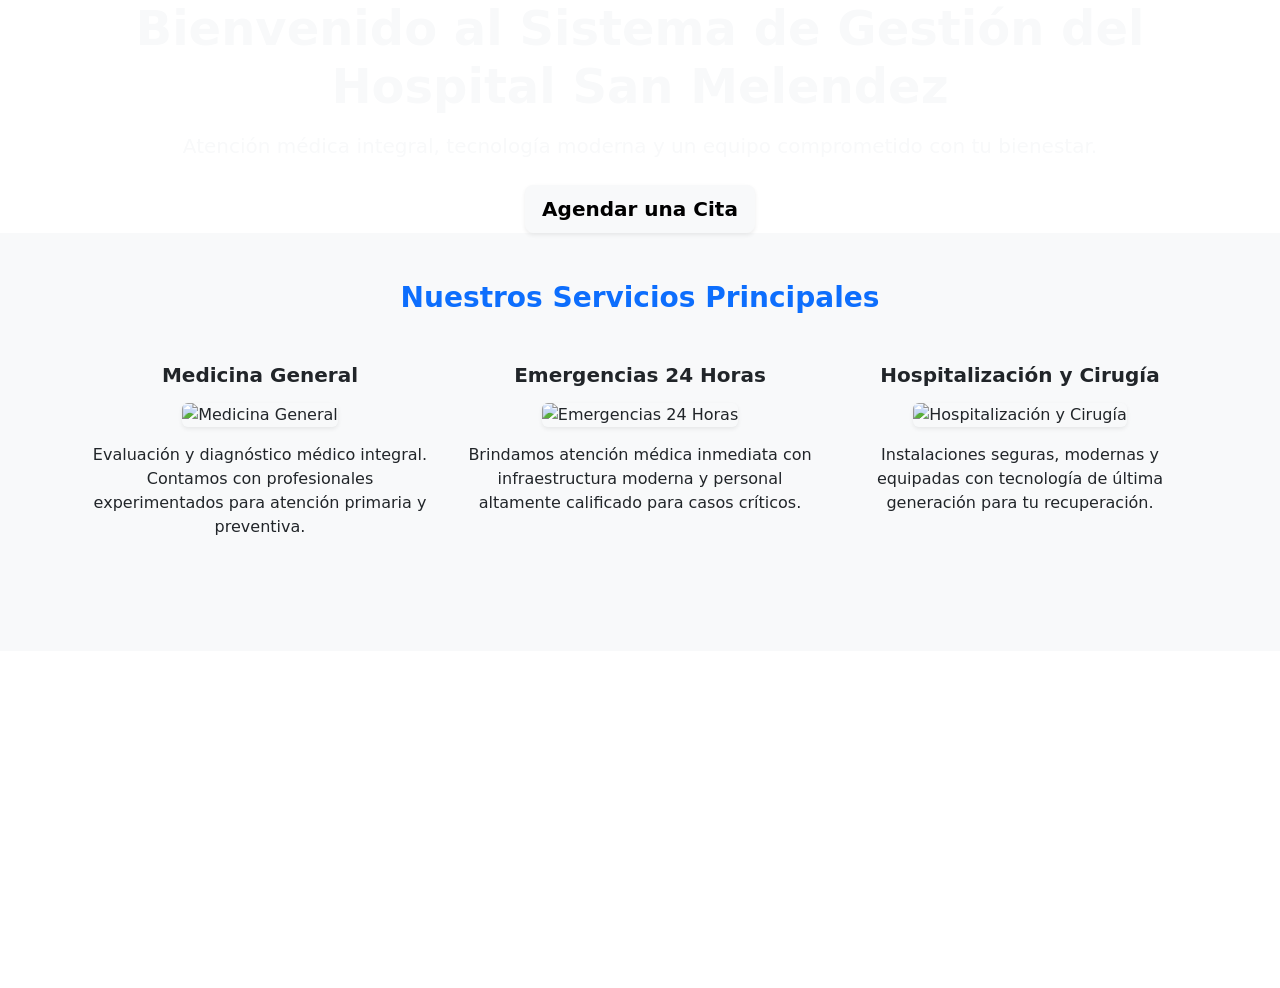
<file: src/main/resources/templates/index.html>
<!DOCTYPE html>
<html xmlns:th="http://www.thymeleaf.org">
<head>
    <meta charset="UTF-8">
    <title>Hospital Melendez - Inicio</title>
    <link rel="stylesheet" th:href="@{/css/style.css}">
    <link rel="stylesheet" href="https://cdn.jsdelivr.net/npm/bootstrap@5.3.3/dist/css/bootstrap.min.css">
</head>
<body>
<div th:replace="fragments/header :: header"></div>

<main class="hero-section d-flex align-items-center justify-content-center text-center text-light">
    <div class="hero-overlay"></div>
    <div class="container position-relative z-3">
        <h2 class="display-5 fw-bold mb-3">Bienvenido al Sistema de Gestión del Hospital San Melendez</h2>
        <p class="lead mb-4">
            Atención médica integral, tecnología moderna y un equipo comprometido con tu bienestar.
        </p>
        <a th:href="@{/citas}" class="btn btn-lg btn-light fw-semibold shadow-sm">Agendar una Cita</a>
    </div>
</main>

<section class="info-section py-5 bg-light">
    <div class="container">
        <h3 class="text-center fw-bold text-primary mb-5">Nuestros Servicios Principales</h3>
        <div class="row text-center">

            <div class="col-md-4 mb-5">
                <h5 class="fw-bold mb-3">Medicina General</h5>
                <img th:src="@{/images/header-logo.png}" alt="Medicina General" class="img-fluid rounded shadow-sm mb-3" style="height: 200px; object-fit: cover;">
                <p>Evaluación y diagnóstico médico integral. Contamos con profesionales experimentados para atención primaria y preventiva.</p>
            </div>

            <div class="col-md-4 mb-5">
                <h5 class="fw-bold mb-3">Emergencias 24 Horas</h5>
                <img th:src="@{/images/emergencias.jpg}" alt="Emergencias 24 Horas" class="img-fluid rounded shadow-sm mb-3" style="height: 200px; object-fit: cover;">
                <p>Brindamos atención médica inmediata con infraestructura moderna y personal altamente calificado para casos críticos.</p>
            </div>

            <div class="col-md-4 mb-5">
                <h5 class="fw-bold mb-3">Hospitalización y Cirugía</h5>
                <img th:src="@{/images/cirugia.jpg}" alt="Hospitalización y Cirugía" class="img-fluid rounded shadow-sm mb-3" style="height: 200px; object-fit: cover;">
                <p>Instalaciones seguras, modernas y equipadas con tecnología de última generación para tu recuperación.</p>
            </div>

        </div>
    </div>
</section>

<section class="about-section py-5 text-center text-white">
    <div class="container">
        <h3 class="fw-bold mb-3">Comprometidos con la Salud del Perú</h3>
        <p class="lead mx-auto" style="max-width: 800px;">
            En el Hospital Melendez, trabajamos para brindar atención humana, eficiente y segura.
            Contamos con más de 25 años de experiencia, personal altamente capacitado y una infraestructura de primer nivel
            para garantizar tu bienestar y el de tu familia.
        </p>
    </div>
</section>

<footer class="footer text-center text-white py-3">
    <p class="m-0">&copy; 2025 Hospital San Melendez— Todos los derechos reservados.</p>
</footer>

</body>
</html>
</file>
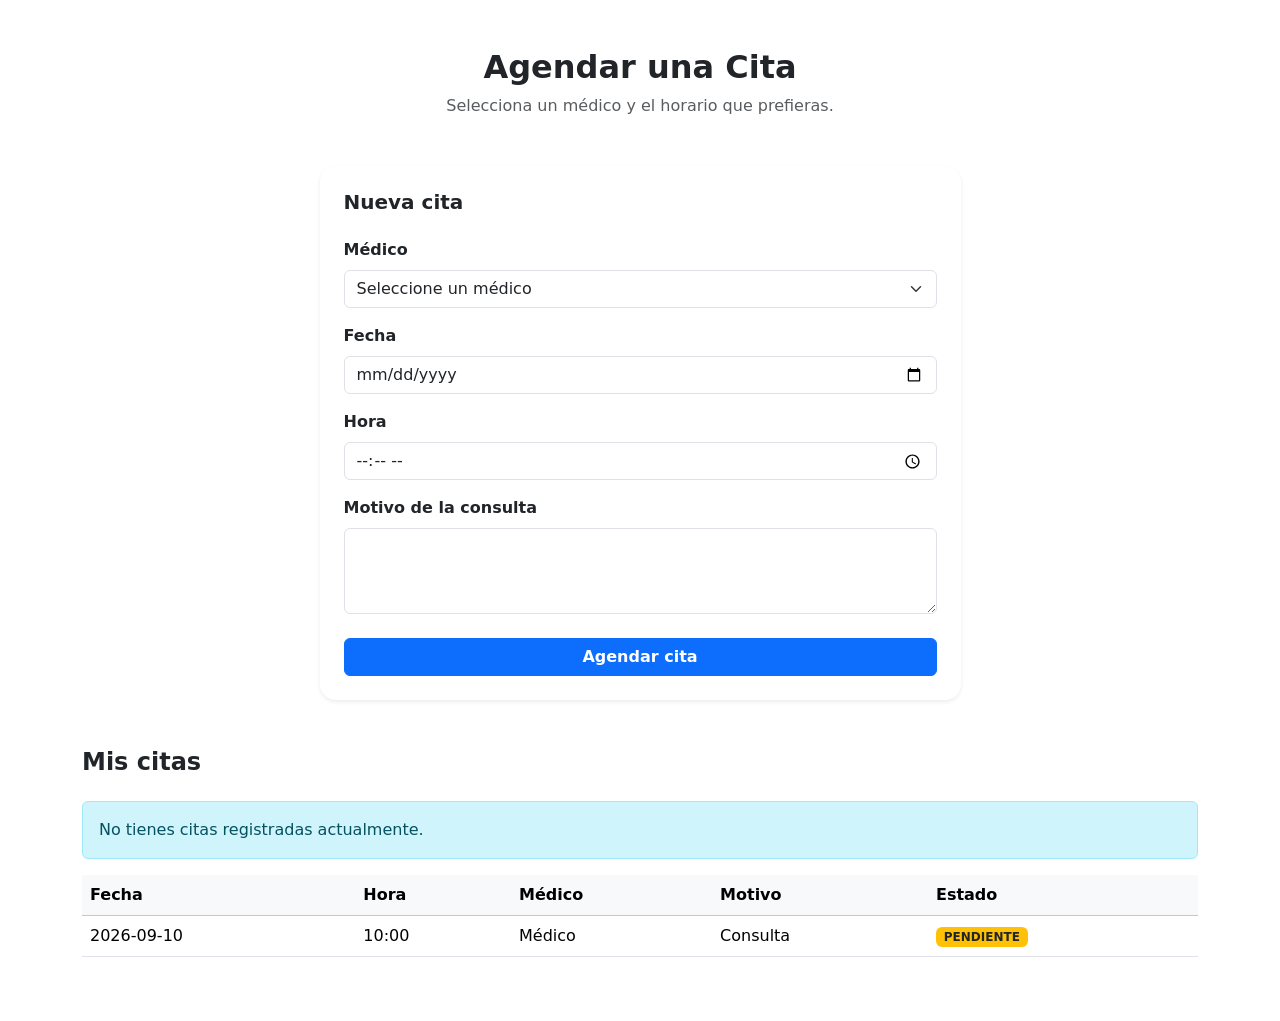
<file: src/main/resources/templates/citas-paciente.html>
<!DOCTYPE html>
<html xmlns:th="http://www.thymeleaf.org">

<head>

    <meta charset="UTF-8">

    <title>Mis Citas - Hospital Melendez</title>

    <link rel="stylesheet" th:href="@{/css/style.css}">

    <link rel="stylesheet"
          href="https://cdn.jsdelivr.net/npm/bootstrap@5.3.3/dist/css/bootstrap.min.css">

</head>

<body>

<div th:replace="fragments/header :: header"></div>


<main class="container py-5">

    <div class="text-center mb-5">

        <h2 class="fw-bold">
            Agendar una Cita
        </h2>

        <p class="text-muted">
            Selecciona un médico y el horario que prefieras.
        </p>

    </div>

    <div class="row justify-content-center mb-5">

        <div class="col-lg-7">

            <div class="card shadow-sm border-0 rounded-4">

                <div class="card-body p-4">

                    <h5 class="fw-bold mb-4">
                        Nueva cita
                    </h5>

                    <form th:action="@{/citas/agendar}"
                          th:object="${cita}"
                          method="post">

                        <div class="mb-3">

                            <label class="form-label fw-semibold">
                                Médico
                            </label>

                            <select th:field="*{medico}"
                                    class="form-select"
                                    required>

                                <option value="">
                                    Seleccione un médico
                                </option>

                                <option th:each="medico : ${listaMedicos}"
                                        th:value="${medico.idMedico}"
                                        th:text="${medico.nombres + ' ' + medico.apellidos + ' - ' + medico.especialidad}">
                                </option>

                            </select>

                        </div>

                        <div class="mb-3">

                            <label class="form-label fw-semibold">
                                Fecha
                            </label>

                            <input type="date"
                                   th:field="*{fecha}"
                                   class="form-control"
                                   required>

                        </div>

                        <div class="mb-3">

                            <label class="form-label fw-semibold">
                                Hora
                            </label>

                            <input type="time"
                                   th:field="*{hora}"
                                   class="form-control"
                                   required>

                        </div>

                        <div class="mb-4">

                            <label class="form-label fw-semibold">
                                Motivo de la consulta
                            </label>

                            <textarea th:field="*{motivo}"
                                      class="form-control"
                                      rows="3"
                                      required>
                            </textarea>

                        </div>


                        <button type="submit"
                                class="btn btn-primary w-100 fw-bold">

                            Agendar cita

                        </button>

                    </form>

                </div>

            </div>

        </div>

    </div>

    <div>

        <h4 class="fw-bold mb-4">
            Mis citas
        </h4>


        <div th:if="${#lists.isEmpty(listaCitas)}"
             class="alert alert-info">

            No tienes citas registradas actualmente.

        </div>


        <div th:if="${not #lists.isEmpty(listaCitas)}"
             class="table-responsive">

            <table class="table table-hover align-middle">

                <thead class="table-light">

                <tr>

                    <th>Fecha</th>
                    <th>Hora</th>
                    <th>Médico</th>
                    <th>Motivo</th>
                    <th>Estado</th>

                </tr>

                </thead>

                <tbody>

                <tr th:each="cita : ${listaCitas}">

                    <td th:text="${cita.fecha}">
                        2026-09-10
                    </td>

                    <td th:text="${cita.hora}">
                        10:00
                    </td>

                    <td th:text="${cita.medico.nombres + ' ' + cita.medico.apellidos}">
                        Médico
                    </td>

                    <td th:text="${cita.motivo}">
                        Consulta
                    </td>

                    <td>

                        <span class="badge bg-warning text-dark"
                              th:text="${cita.estado}">
                            PENDIENTE
                        </span>

                    </td>

                </tr>

                </tbody>

            </table>

        </div>

    </div>

</main>

</body>
</html>
</file>
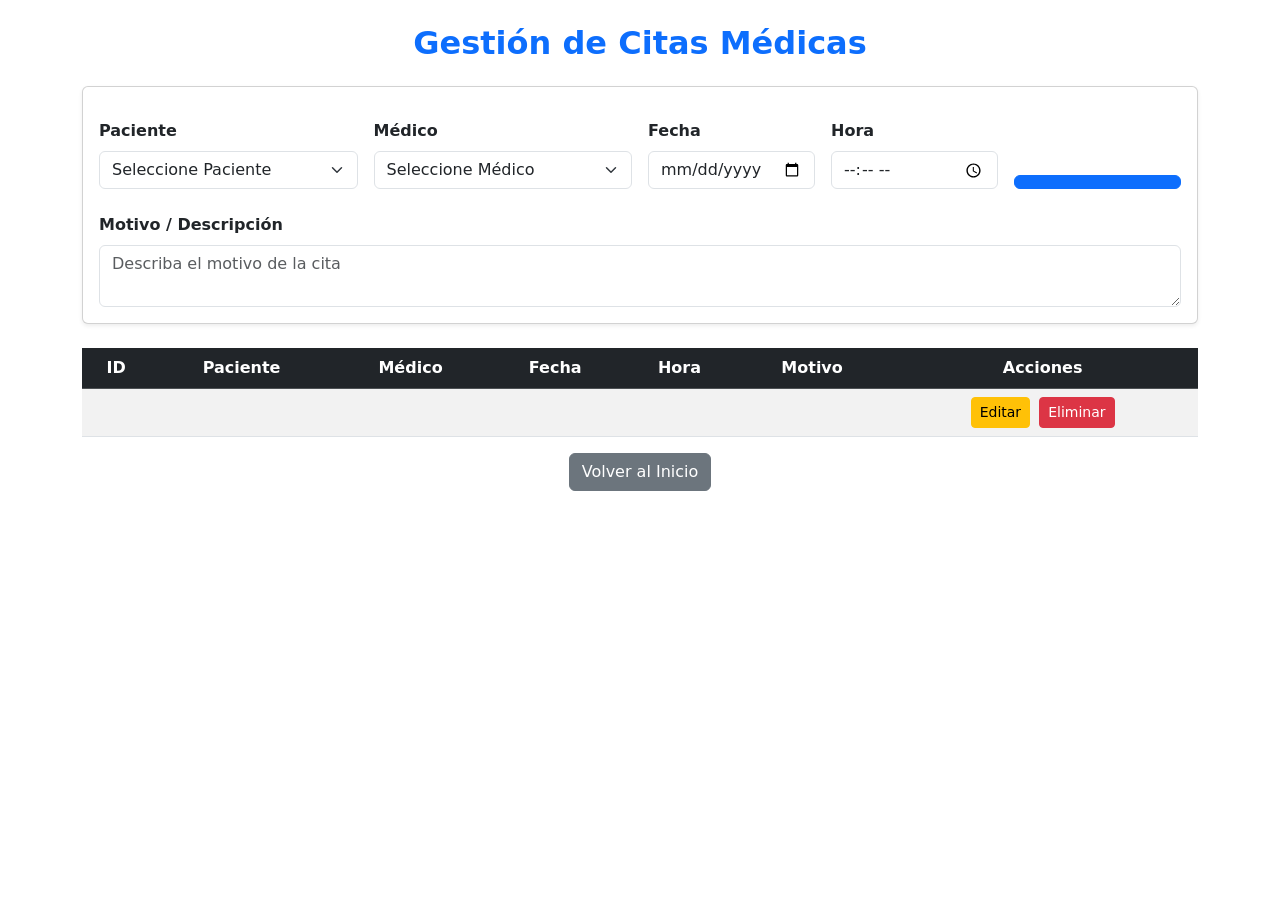
<file: src/main/resources/templates/citas.html>
<!DOCTYPE html>
<html xmlns:th="http://www.thymeleaf.org">
<head>
    <meta charset="UTF-8">
    <title>Citas Médicas - Hospital Melendez</title>
    <link rel="stylesheet" th:href="@{/css/style.css}">
    <link rel="stylesheet" href="https://cdn.jsdelivr.net/npm/bootstrap@5.3.3/dist/css/bootstrap.min.css">
</head>
<body>
<div th:replace="fragments/header :: header"></div>

<div class="container mt-4">
    <h2 class="mb-4 text-center text-primary fw-bold">Gestión de Citas Médicas</h2>

    <div class="card shadow-sm mb-4">
        <div class="card-body">

            <form th:action="@{/citas/guardar}" th:object="${cita}" method="post" class="mt-3">
                <input type="hidden" th:field="*{idCita}">

                <div class="row g-3">
                    <div class="col-md-3">
                        <label class="form-label fw-semibold">Paciente</label>
                        <select th:field="*{paciente.idPaciente}" class="form-select" required>
                            <option value="">Seleccione Paciente</option>
                            <option th:each="p : ${listaPacientes}"
                                    th:value="${p.idPaciente}"
                                    th:text="${p.nombres + ' ' + p.apellidos}">
                            </option>
                        </select>
                    </div>

                    <div class="col-md-3">
                        <label class="form-label fw-semibold">Médico</label>
                        <select th:field="*{medico.idMedico}" class="form-select" required>
                            <option value="">Seleccione Médico</option>
                            <option th:each="m : ${listaMedicos}"
                                    th:value="${m.idMedico}"
                                    th:text="${m.nombres + ' ' + m.apellidos}">
                            </option>
                        </select>
                    </div>

                    <div class="col-md-2">
                        <label class="form-label fw-semibold">Fecha</label>
                        <input type="date" th:field="*{fecha}" class="form-control"
                               th:value="${#temporals.format(cita.fecha, 'yyyy-MM-dd')}" required>
                    </div>

                    <div class="col-md-2">
                        <label class="form-label fw-semibold">Hora</label>
                        <input type="time" th:field="*{hora}" class="form-control"
                               th:value="${#temporals.format(cita.hora, 'HH:mm')}" required>
                    </div>

                    <div class="col-md-2 d-flex align-items-end">
                        <button type="submit" class="btn btn-primary w-100">
                            <span th:text="${cita.idCita != null} ? 'Actualizar' : 'Guardar'"></span>
                        </button>
                    </div>
                </div>

                <div class="row g-3 mt-2">
                    <div class="col-md-12">
                        <label class="form-label fw-semibold">Motivo / Descripción</label>
                        <textarea th:field="*{motivo}" class="form-control" placeholder="Describa el motivo de la cita" rows="2"></textarea>
                    </div>
                </div>
            </form>
        </div>
    </div>

    <table class="table table-striped align-middle">
        <thead class="table-dark text-center">
        <tr>
            <th>ID</th>
            <th>Paciente</th>
            <th>Médico</th>
            <th>Fecha</th>
            <th>Hora</th>
            <th>Motivo</th>
            <th>Acciones</th>
        </tr>
        </thead>
        <tbody>
        <tr th:each="c : ${listaCitas}">
            <td th:text="${c.idCita}"></td>
            <td th:text="${c.paciente.nombres + ' ' + c.paciente.apellidos}"></td>
            <td th:text="${c.medico.nombres + ' ' + c.medico.apellidos}"></td>
            <td th:text="${#temporals.format(c.fecha, 'yyyy-MM-dd')}"></td>
            <td th:text="${#temporals.format(c.hora, 'HH:mm')}"></td>
            <td th:text="${c.motivo}"></td>
            <td class="text-center">
                <a th:href="@{'/citas/editar/' + ${c.idCita}}" class="btn btn-warning btn-sm me-1">Editar</a>
                <a th:href="@{'/citas/eliminar/' + ${c.idCita}}" class="btn btn-danger btn-sm"
                   onclick="return confirm('¿Seguro que deseas eliminar esta cita?')">Eliminar</a>
            </td>
        </tr>
        </tbody>
    </table>

    <div class="text-center mt-3">
        <a th:href="@{/}" class="btn btn-secondary">Volver al Inicio</a>
    </div>
</div>
</body>
</html>
</file>
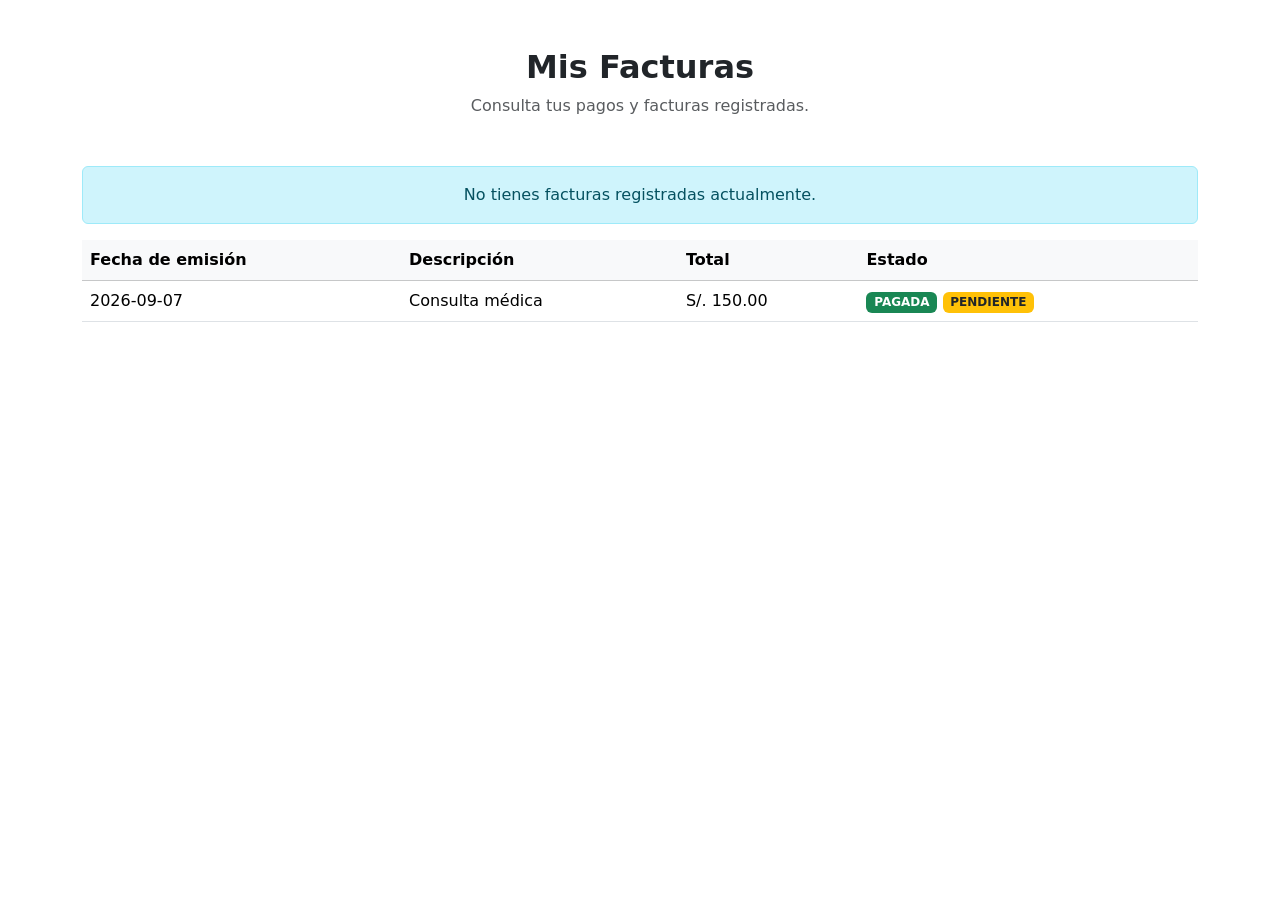
<file: src/main/resources/templates/facturacion-paciente.html>
<!DOCTYPE html>
<html xmlns:th="http://www.thymeleaf.org">

<head>

    <meta charset="UTF-8">

    <title>Mis Facturas - Hospital Melendez</title>

    <link rel="stylesheet" th:href="@{/css/style.css}">

    <link rel="stylesheet"
          href="https://cdn.jsdelivr.net/npm/bootstrap@5.3.3/dist/css/bootstrap.min.css">

</head>

<body>

<div th:replace="fragments/header :: header"></div>


<main class="container py-5">

    <div class="text-center mb-5">

        <h2 class="fw-bold">
            Mis Facturas
        </h2>

        <p class="text-muted">
            Consulta tus pagos y facturas registradas.
        </p>

    </div>


    <div th:if="${#lists.isEmpty(listaFacturas)}"
         class="alert alert-info text-center">

        No tienes facturas registradas actualmente.

    </div>


    <div th:if="${not #lists.isEmpty(listaFacturas)}"
         class="table-responsive">

        <table class="table table-hover align-middle">

            <thead class="table-light">

            <tr>

                <th>Fecha de emisión</th>
                <th>Descripción</th>
                <th>Total</th>
                <th>Estado</th>

            </tr>

            </thead>

            <tbody>

            <tr th:each="factura : ${listaFacturas}">

                <td th:text="${factura.fechaEmision}">
                    2026-09-07
                </td>

                <td th:text="${factura.descripcion}">
                    Consulta médica
                </td>

                <td>
                    S/.
                    <span th:text="${factura.total}">
                        150.00
                    </span>
                </td>

                <td>

                    <span class="badge bg-success"
                          th:if="${factura.estado == 'PAGADA'}">

                        PAGADA

                    </span>

                    <span class="badge bg-warning text-dark"
                          th:if="${factura.estado != 'PAGADA'}"
                          th:text="${factura.estado}">

                        PENDIENTE

                    </span>

                </td>

            </tr>

            </tbody>

        </table>

    </div>

</main>

</body>
</html>
</file>
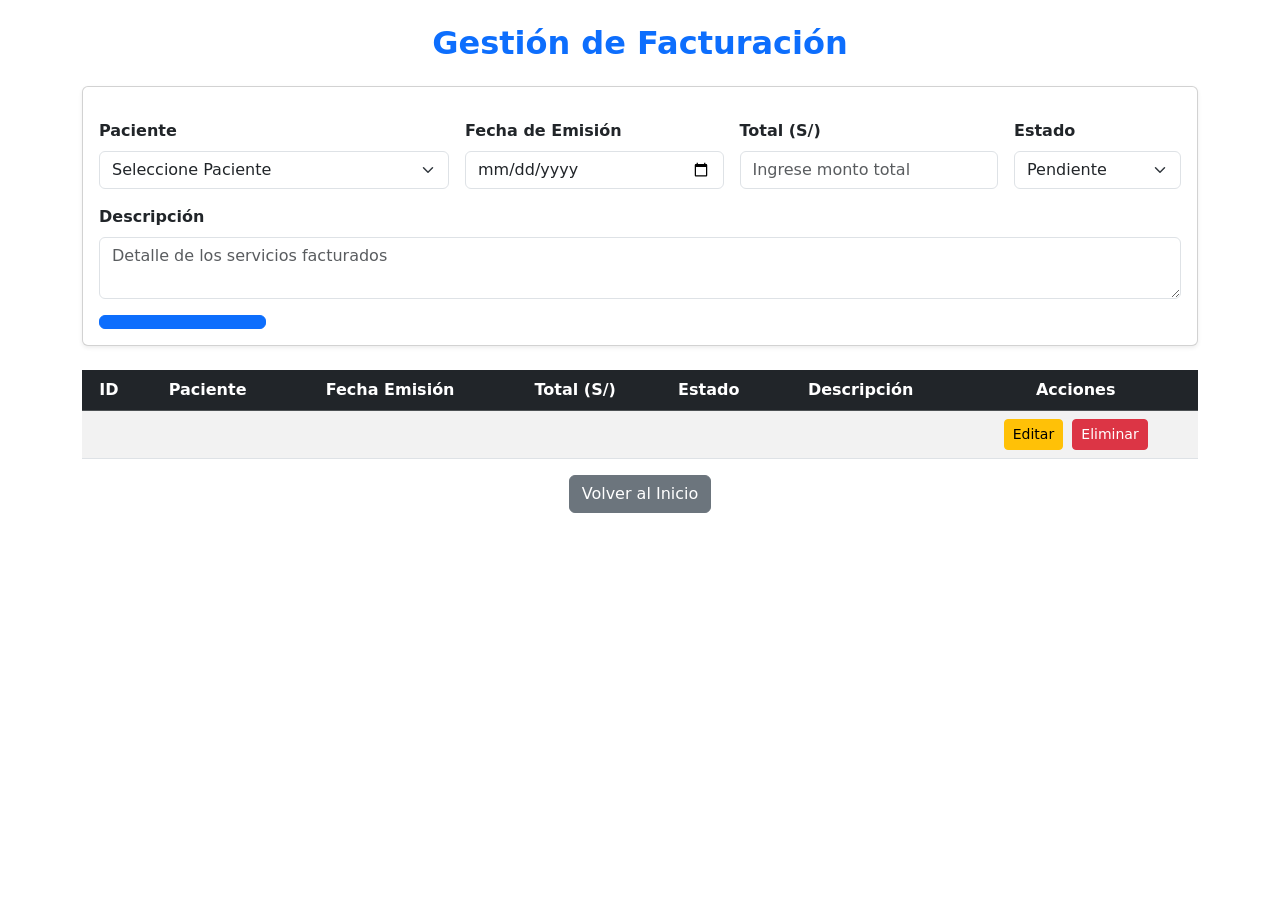
<file: src/main/resources/templates/facturacion.html>
<!DOCTYPE html>
<html xmlns:th="http://www.thymeleaf.org">
<head>
    <meta charset="UTF-8">
    <title>Facturación - Hospital Melendez</title>
    <link rel="stylesheet" th:href="@{/css/style.css}">
    <link rel="stylesheet" href="https://cdn.jsdelivr.net/npm/bootstrap@5.3.3/dist/css/bootstrap.min.css">
</head>
<body>
<div th:replace="fragments/header :: header"></div>

<div class="container mt-4">
    <h2 class="mb-4 text-center text-primary fw-bold">Gestión de Facturación</h2>

    <div class="card shadow-sm mb-4">
        <div class="card-body">

            <form th:action="@{/facturacion/guardar}" th:object="${factura}" method="post" class="mt-3">
                <input type="hidden" th:field="*{idFactura}">

                <div class="row g-3">
                    <div class="col-md-4">
                        <label class="form-label fw-semibold">Paciente</label>
                        <select th:field="*{paciente.idPaciente}" class="form-select" required>
                            <option value="">Seleccione Paciente</option>
                            <option th:each="p : ${listaPacientes}"
                                    th:value="${p.idPaciente}"
                                    th:text="${p.nombres + ' ' + p.apellidos}">
                            </option>
                        </select>
                    </div>

                    <div class="col-md-3">
                        <label class="form-label fw-semibold">Fecha de Emisión</label>
                        <input type="date" th:field="*{fechaEmision}" class="form-control"
                               th:value="${#temporals.format(factura.fechaEmision, 'yyyy-MM-dd')}" required>
                    </div>

                    <div class="col-md-3">
                        <label class="form-label fw-semibold">Total (S/)</label>
                        <input type="number" th:field="*{total}" step="0.01" min="0" class="form-control" placeholder="Ingrese monto total" required>
                    </div>

                    <div class="col-md-2">
                        <label class="form-label fw-semibold">Estado</label>
                        <select th:field="*{estado}" class="form-select">
                            <option value="PENDIENTE">Pendiente</option>
                            <option value="PAGADO">Pagado</option>
                        </select>
                    </div>

                    <div class="col-md-12">
                        <label class="form-label fw-semibold">Descripción</label>
                        <textarea th:field="*{descripcion}" class="form-control" placeholder="Detalle de los servicios facturados" rows="2"></textarea>
                    </div>

                    <div class="col-md-2 d-flex align-items-end">
                        <button type="submit" class="btn btn-primary w-100">
                            <span th:text="${factura.idFactura != null} ? 'Actualizar' : 'Guardar'"></span>
                        </button>
                    </div>
                </div>
            </form>
        </div>
    </div>

    <table class="table table-striped align-middle">
        <thead class="table-dark text-center">
        <tr>
            <th>ID</th>
            <th>Paciente</th>
            <th>Fecha Emisión</th>
            <th>Total (S/)</th>
            <th>Estado</th>
            <th>Descripción</th>
            <th>Acciones</th>
        </tr>
        </thead>
        <tbody>
        <tr th:each="f : ${listaFacturas}">
            <td th:text="${f.idFactura}"></td>
            <td th:text="${f.paciente.nombres + ' ' + f.paciente.apellidos}"></td>
            <td th:text="${#temporals.format(f.fechaEmision, 'yyyy-MM-dd')}"></td>
            <td th:text="${f.total}"></td>
            <td th:text="${f.estado}"></td>
            <td th:text="${f.descripcion}"></td>
            <td class="text-center">
                <a th:href="@{'/facturacion/editar/' + ${f.idFactura}}" class="btn btn-warning btn-sm me-1">Editar</a>
                <a th:href="@{'/facturacion/eliminar/' + ${f.idFactura}}" class="btn btn-danger btn-sm"
                   onclick="return confirm('¿Seguro que deseas eliminar esta factura?')">Eliminar</a>
            </td>
        </tr>
        </tbody>
    </table>

    <div class="text-center mt-3">
        <a th:href="@{/}" class="btn btn-secondary">Volver al Inicio</a>
    </div>
</div>
</body>
</html>
</file>
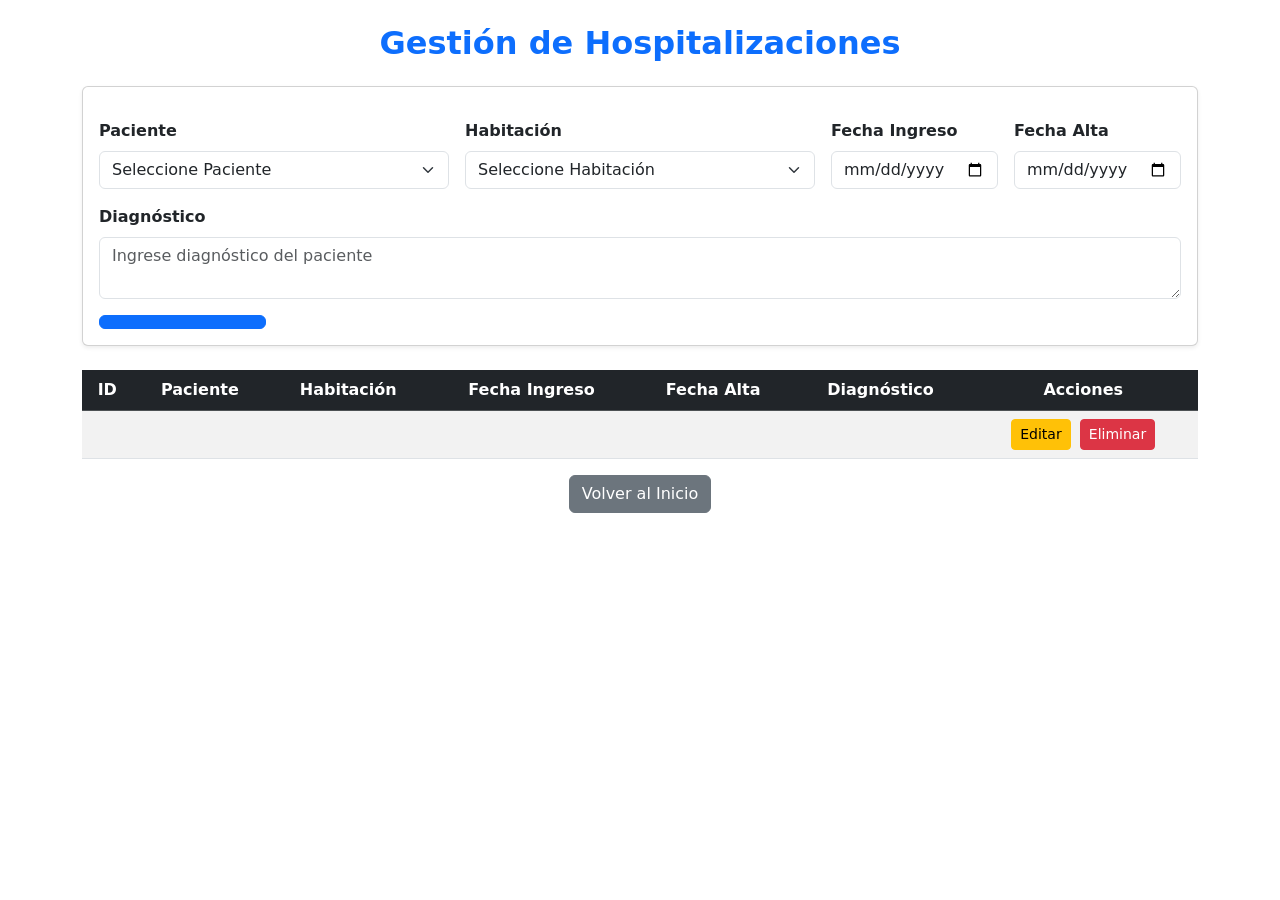
<file: src/main/resources/templates/hospitalizacion.html>
<!DOCTYPE html>
<html xmlns:th="http://www.thymeleaf.org">
<head>
    <meta charset="UTF-8">
    <title>Hospitalización - Hospital Melendez</title>
    <link rel="stylesheet" th:href="@{/css/style.css}">
    <link rel="stylesheet" href="https://cdn.jsdelivr.net/npm/bootstrap@5.3.3/dist/css/bootstrap.min.css">
</head>
<body>
<div th:replace="fragments/header :: header"></div>

<div class="container mt-4">
    <h2 class="mb-4 text-center text-primary fw-bold">Gestión de Hospitalizaciones</h2>

    <div class="card shadow-sm mb-4">
        <div class="card-body">


            <form th:action="@{/hospitalizacion/guardar}" th:object="${hospitalizacion}" method="post" class="mt-3">
                <input type="hidden" th:field="*{idHosp}">

                <div class="row g-3">
                    <div class="col-md-4">
                        <label class="form-label fw-semibold">Paciente</label>
                        <select th:field="*{paciente.idPaciente}" class="form-select" required>
                            <option value="">Seleccione Paciente</option>
                            <option th:each="p : ${listaPacientes}"
                                    th:value="${p.idPaciente}"
                                    th:text="${p.nombres + ' ' + p.apellidos}">
                            </option>
                        </select>
                    </div>

                    <div class="col-md-4">
                        <label class="form-label fw-semibold">Habitación</label>
                        <select th:field="*{habitacion.idHabitacion}" class="form-select" required>
                            <option value="">Seleccione Habitación</option>
                            <option th:each="h : ${listaHabitaciones}"
                                    th:value="${h.idHabitacion}"
                                    th:text="${'Hab. ' + h.numero + ' (' + h.tipo + ')'}">
                            </option>
                        </select>
                    </div>

                    <div class="col-md-2">
                        <label class="form-label fw-semibold">Fecha Ingreso</label>
                        <input type="date" th:field="*{fechaIngreso}" class="form-control"
                               th:value="${#temporals.format(hospitalizacion.fechaIngreso, 'yyyy-MM-dd')}" required>
                    </div>

                    <div class="col-md-2">
                        <label class="form-label fw-semibold">Fecha Alta</label>
                        <input type="date" th:field="*{fechaAlta}" class="form-control"
                               th:value="${#temporals.format(hospitalizacion.fechaAlta, 'yyyy-MM-dd')}">
                    </div>

                    <div class="col-md-12">
                        <label class="form-label fw-semibold">Diagnóstico</label>
                        <textarea th:field="*{diagnostico}" class="form-control" placeholder="Ingrese diagnóstico del paciente" rows="2"></textarea>
                    </div>

                    <div class="col-md-2 d-flex align-items-end">
                        <button type="submit" class="btn btn-primary w-100">
                            <span th:text="${hospitalizacion.idHosp != null} ? 'Actualizar' : 'Guardar'"></span>
                        </button>
                    </div>
                </div>
            </form>
        </div>
    </div>

    <table class="table table-striped align-middle">
        <thead class="table-dark text-center">
        <tr>
            <th>ID</th>
            <th>Paciente</th>
            <th>Habitación</th>
            <th>Fecha Ingreso</th>
            <th>Fecha Alta</th>
            <th>Diagnóstico</th>
            <th>Acciones</th>
        </tr>
        </thead>
        <tbody>
        <tr th:each="h : ${listaHospitalizaciones}">
            <td th:text="${h.idHosp}"></td>
            <td th:text="${h.paciente.nombres + ' ' + h.paciente.apellidos}"></td>
            <td th:text="${'Hab. ' + h.habitacion.numero}"></td>
            <td th:text="${#temporals.format(h.fechaIngreso, 'yyyy-MM-dd')}"></td>
            <td th:text="${#temporals.format(h.fechaAlta, 'yyyy-MM-dd')}"></td>
            <td th:text="${h.diagnostico}"></td>
            <td class="text-center">
                <a th:href="@{'/hospitalizacion/editar/' + ${h.idHosp}}" class="btn btn-warning btn-sm me-1">Editar</a>
                <a th:href="@{'/hospitalizacion/eliminar/' + ${h.idHosp}}" class="btn btn-danger btn-sm"
                   onclick="return confirm('¿Seguro que deseas eliminar esta hospitalización?')">Eliminar</a>
            </td>
        </tr>
        </tbody>
    </table>

    <div class="text-center mt-3">
        <a th:href="@{/}" class="btn btn-secondary">Volver al Inicio</a>
    </div>
</div>
</body>
</html>
</file>
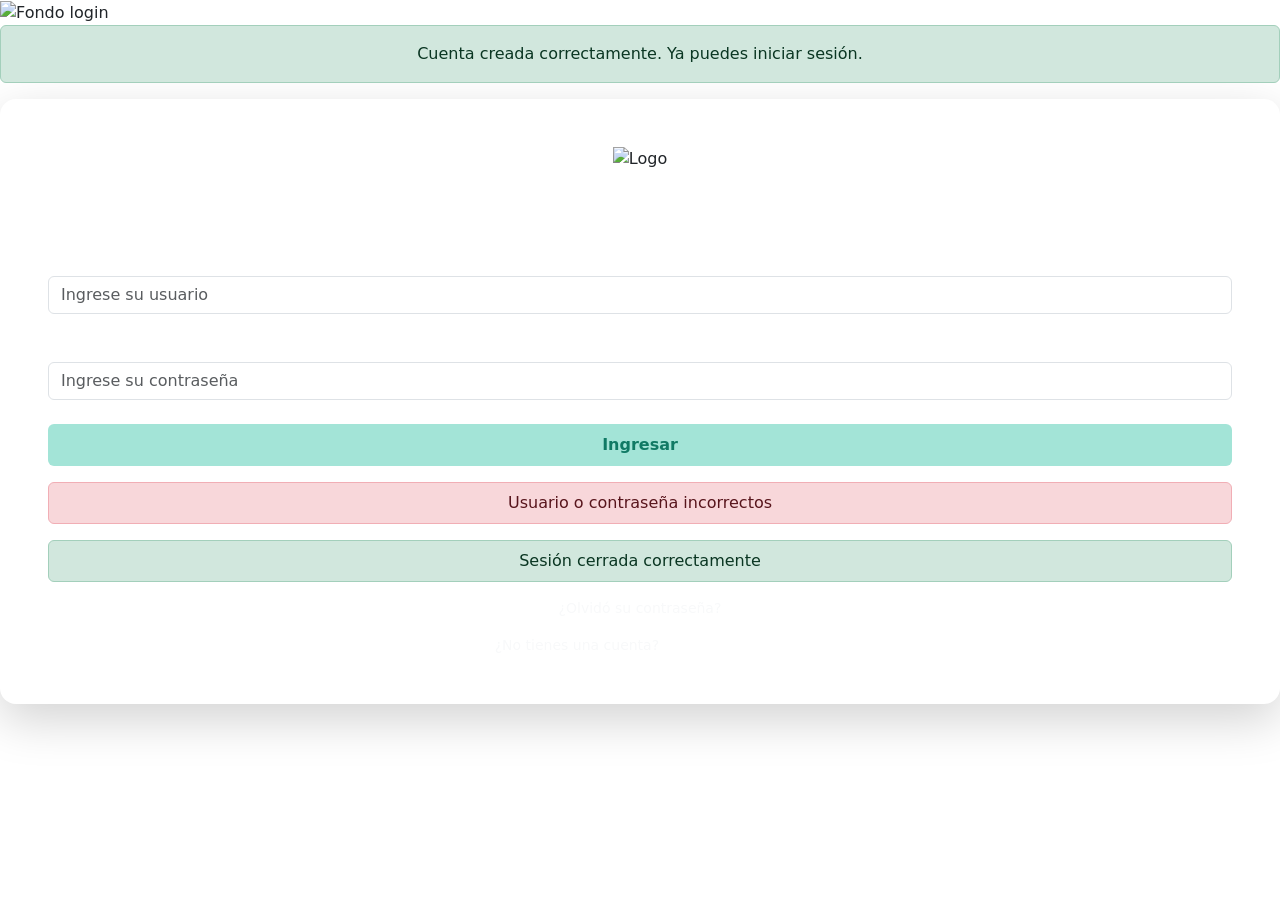
<file: src/main/resources/templates/login.html>
<!DOCTYPE html>
<html xmlns:th="http://www.thymeleaf.org">
<head>
    <meta charset="UTF-8">
    <title>Iniciar Sesión - Hospital San Gabriel</title>
    <link rel="stylesheet" th:href="@{/css/style.css}">
    <link rel="stylesheet" href="https://cdn.jsdelivr.net/npm/bootstrap@5.3.3/dist/css/bootstrap.min.css">
</head>
<body>
<div th:replace="fragments/header :: header"></div>

<div class="login-page">
    <div class="login-bg">
        <img th:src="@{https://previews.123rf.com/images/stylephotographs/stylephotographs1308/stylephotographs130800089/21380363-senior-doctor-talking-with-receptionist-at-hospital-reception.jpg}" alt="Fondo login" class="login-bg-img">
    </div>

    <div th:if="${param.registro}"
         class="alert alert-success text-center">

        Cuenta creada correctamente. Ya puedes iniciar sesión.

    </div>

    <div class="login-form-container text-start">
        <div class="login-card shadow-lg rounded-4 p-5">
            <div class="text-center mb-4">
                <img th:src="@{/images/header-logo.png}" alt="Logo" height="70" class="mb-3">
                <h3 class="text-white fw-bold mb-1">Bienvenido</h3>
            </div>

            <form method="post" action="/login">
                <div class="mb-3">
                    <label for="username" class="form-label text-white fw-semibold">Usuario</label>
                    <input type="text" name="username" id="username" class="form-control login-input" placeholder="Ingrese su usuario" required>
                </div>

                <div class="mb-4">
                    <label for="password" class="form-label text-white fw-semibold">Contraseña</label>
                    <input type="password" name="password" id="password" class="form-control login-input" placeholder="Ingrese su contraseña" required>
                </div>

                <button type="submit" class="btn w-100 fw-bold py-2 mb-3" style="background-color: #a3e4d7; color: #117a65;">Ingresar</button>
                <div th:if="${param.error}" class="alert alert-danger text-center mt- py-2">
                    Usuario o contraseña incorrectos
                </div>
                <div th:if="${param.logout}" class="alert alert-success text-center mt-3 py-2">
                    Sesión cerrada correctamente
                </div>



            </form>

            <p class="text-center text-light small mb-0">¿Olvidó su contraseña?</p>
            <p class="text-center text-light small mt-3 mb-0">
                ¿No tienes una cuenta?
                <a th:href="@{/registro}" class="text-white fw-bold">
                    Regístrate aquí
                </a>
            </p>
        </div>
    </div>
</div>

</body>
</html>
</file>
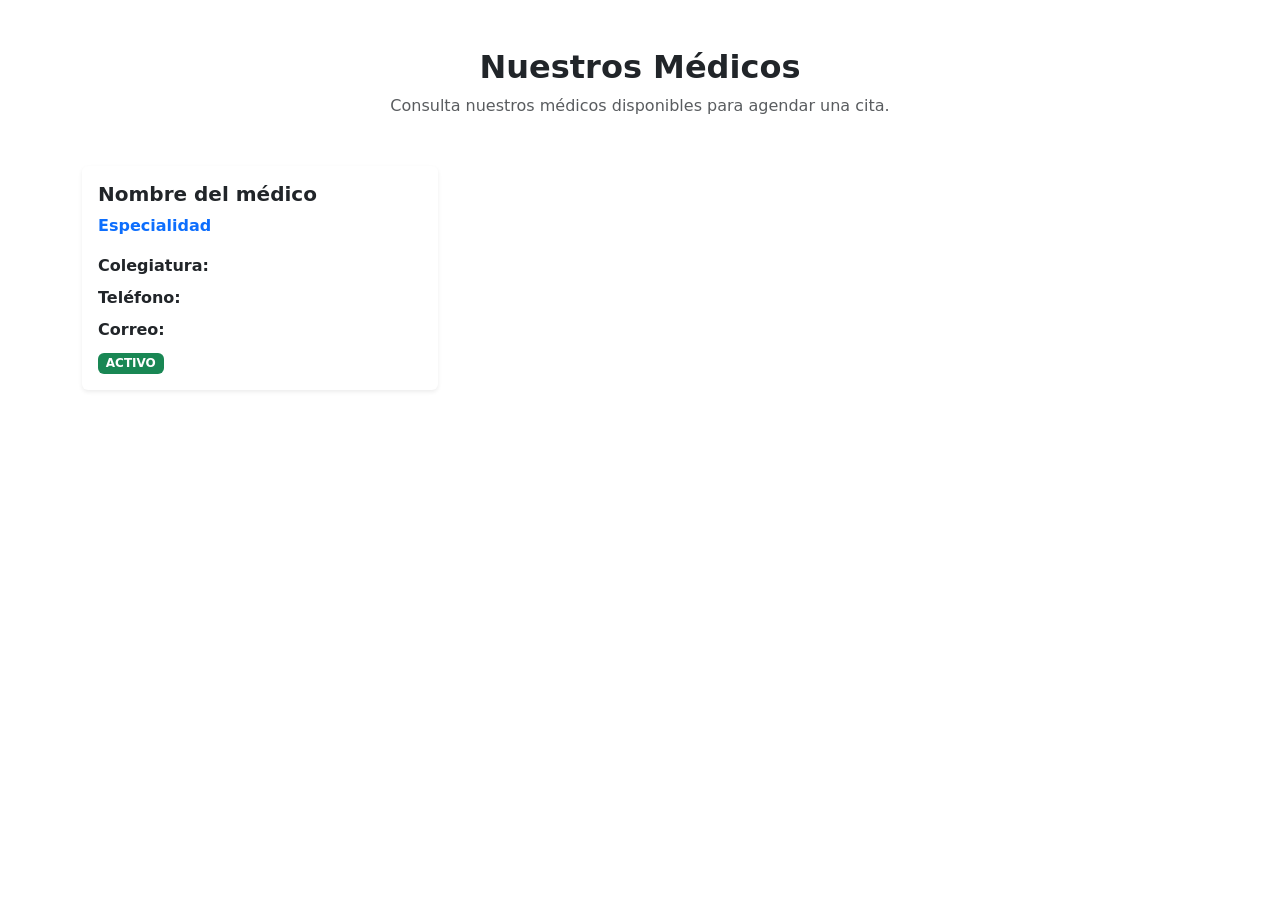
<file: src/main/resources/templates/medicos-paciente.html>
<!DOCTYPE html>
<html xmlns:th="http://www.thymeleaf.org">

<head>

    <meta charset="UTF-8">

    <title>Médicos - Hospital Melendez</title>

    <link rel="stylesheet" th:href="@{/css/style.css}">

    <link rel="stylesheet"
          href="https://cdn.jsdelivr.net/npm/bootstrap@5.3.3/dist/css/bootstrap.min.css">

</head>

<body>

<div th:replace="fragments/header :: header"></div>

<main class="container py-5">

    <div class="text-center mb-5">

        <h2 class="fw-bold">
            Nuestros Médicos
        </h2>

        <p class="text-muted">
            Consulta nuestros médicos disponibles para agendar una cita.
        </p>

    </div>

    <div class="row g-4">

        <div class="col-md-6 col-lg-4"
             th:each="medico : ${listaMedicos}">

            <div class="card shadow-sm border-0 h-100">

                <div class="card-body">

                    <h5 class="fw-bold"
                        th:text="${medico.nombres + ' ' + medico.apellidos}">
                        Nombre del médico
                    </h5>

                    <p class="text-primary fw-semibold"
                       th:text="${medico.especialidad}">
                        Especialidad
                    </p>

                    <p class="mb-2">
                        <strong>Colegiatura:</strong>
                        <span th:text="${medico.colegiatura}"></span>
                    </p>

                    <p class="mb-2">
                        <strong>Teléfono:</strong>
                        <span th:text="${medico.telefono}"></span>
                    </p>

                    <p class="mb-2">
                        <strong>Correo:</strong>
                        <span th:text="${medico.correo}"></span>
                    </p>

                    <span class="badge bg-success"
                          th:text="${medico.estado}">
                        ACTIVO
                    </span>

                </div>

            </div>

        </div>

    </div>

</main>

</body>
</html>
</file>
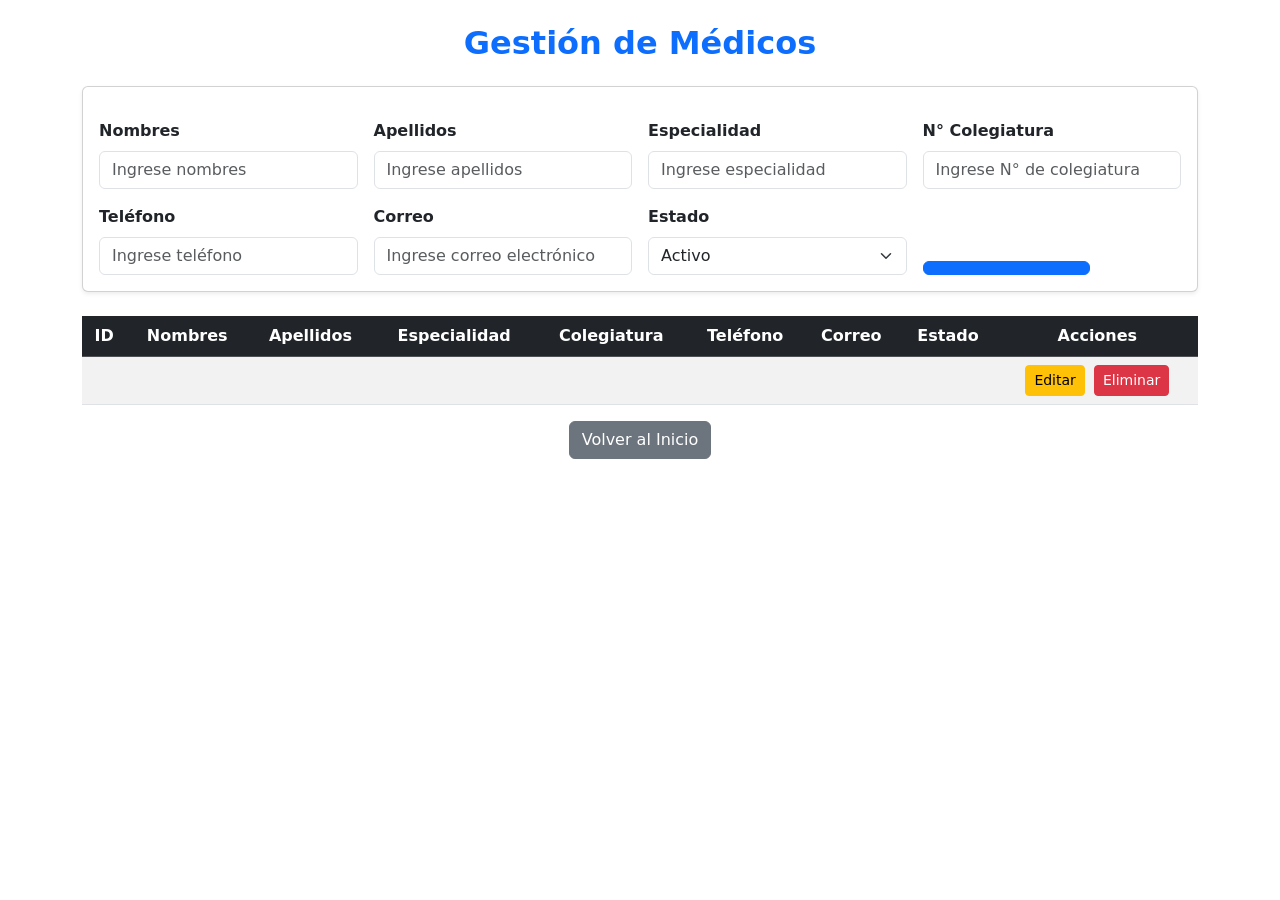
<file: src/main/resources/templates/medicos.html>
<!DOCTYPE html>
<html xmlns:th="http://www.thymeleaf.org">
<head>
    <meta charset="UTF-8">
    <title>Médicos - Hospital Melendez</title>
    <link rel="stylesheet" th:href="@{/css/style.css}">
    <link rel="stylesheet" href="https://cdn.jsdelivr.net/npm/bootstrap@5.3.3/dist/css/bootstrap.min.css">
</head>
<body>
<div th:replace="fragments/header :: header"></div>

<div class="container mt-4">
    <h2 class="mb-4 text-center text-primary fw-bold">Gestión de Médicos</h2>

    <div class="card shadow-sm mb-4">
        <div class="card-body">


            <form th:action="@{/medicos/guardar}" th:object="${medico}" method="post" class="mt-3">
                <input type="hidden" th:field="*{idMedico}">

                <div class="row g-3">
                    <div class="col-md-3">
                        <label class="form-label fw-semibold">Nombres</label>
                        <input type="text" th:field="*{nombres}" class="form-control" placeholder="Ingrese nombres" required>
                    </div>
                    <div class="col-md-3">
                        <label class="form-label fw-semibold">Apellidos</label>
                        <input type="text" th:field="*{apellidos}" class="form-control" placeholder="Ingrese apellidos" required>
                    </div>
                    <div class="col-md-3">
                        <label class="form-label fw-semibold">Especialidad</label>
                        <input type="text" th:field="*{especialidad}" class="form-control" placeholder="Ingrese especialidad" required>
                    </div>
                    <div class="col-md-3">
                        <label class="form-label fw-semibold">N° Colegiatura</label>
                        <input type="text" th:field="*{colegiatura}" class="form-control" placeholder="Ingrese N° de colegiatura" required>
                    </div>
                    <div class="col-md-3">
                        <label class="form-label fw-semibold">Teléfono</label>
                        <input type="text" th:field="*{telefono}" class="form-control" placeholder="Ingrese teléfono">
                    </div>
                    <div class="col-md-3">
                        <label class="form-label fw-semibold">Correo</label>
                        <input type="email" th:field="*{correo}" class="form-control" placeholder="Ingrese correo electrónico">
                    </div>
                    <div class="col-md-3">
                        <label class="form-label fw-semibold">Estado</label>
                        <select th:field="*{estado}" class="form-select">
                            <option value="activo">Activo</option>
                            <option value="inactivo">Inactivo</option>
                        </select>
                    </div>

                    <div class="col-md-2 d-flex align-items-end">
                        <button type="submit" class="btn btn-primary w-100">
                            <span th:text="${medico.idMedico != null} ? 'Actualizar' : 'Guardar'"></span>
                        </button>
                    </div>
                </div>
            </form>
        </div>
    </div>

    <table class="table table-striped align-middle">
        <thead class="table-dark text-center">
        <tr>
            <th>ID</th>
            <th>Nombres</th>
            <th>Apellidos</th>
            <th>Especialidad</th>
            <th>Colegiatura</th>
            <th>Teléfono</th>
            <th>Correo</th>
            <th>Estado</th>
            <th>Acciones</th>
        </tr>
        </thead>
        <tbody>
        <tr th:each="m : ${listaMedicos}">
            <td th:text="${m.idMedico}"></td>
            <td th:text="${m.nombres}"></td>
            <td th:text="${m.apellidos}"></td>
            <td th:text="${m.especialidad}"></td>
            <td th:text="${m.colegiatura}"></td>
            <td th:text="${m.telefono}"></td>
            <td th:text="${m.correo}"></td>
            <td th:text="${m.estado}"></td>
            <td class="text-center">
                <a th:href="@{'/medicos/editar/' + ${m.idMedico}}" class="btn btn-warning btn-sm me-1">Editar</a>
                <a th:href="@{'/medicos/eliminar/' + ${m.idMedico}}" class="btn btn-danger btn-sm"
                   onclick="return confirm('¿Seguro que deseas eliminar este médico?')">Eliminar</a>
            </td>
        </tr>
        </tbody>
    </table>

    <div class="text-center mt-3">
        <a th:href="@{/}" class="btn btn-secondary">Volver al Inicio</a>
    </div>
</div>
</body>
</html>
</file>
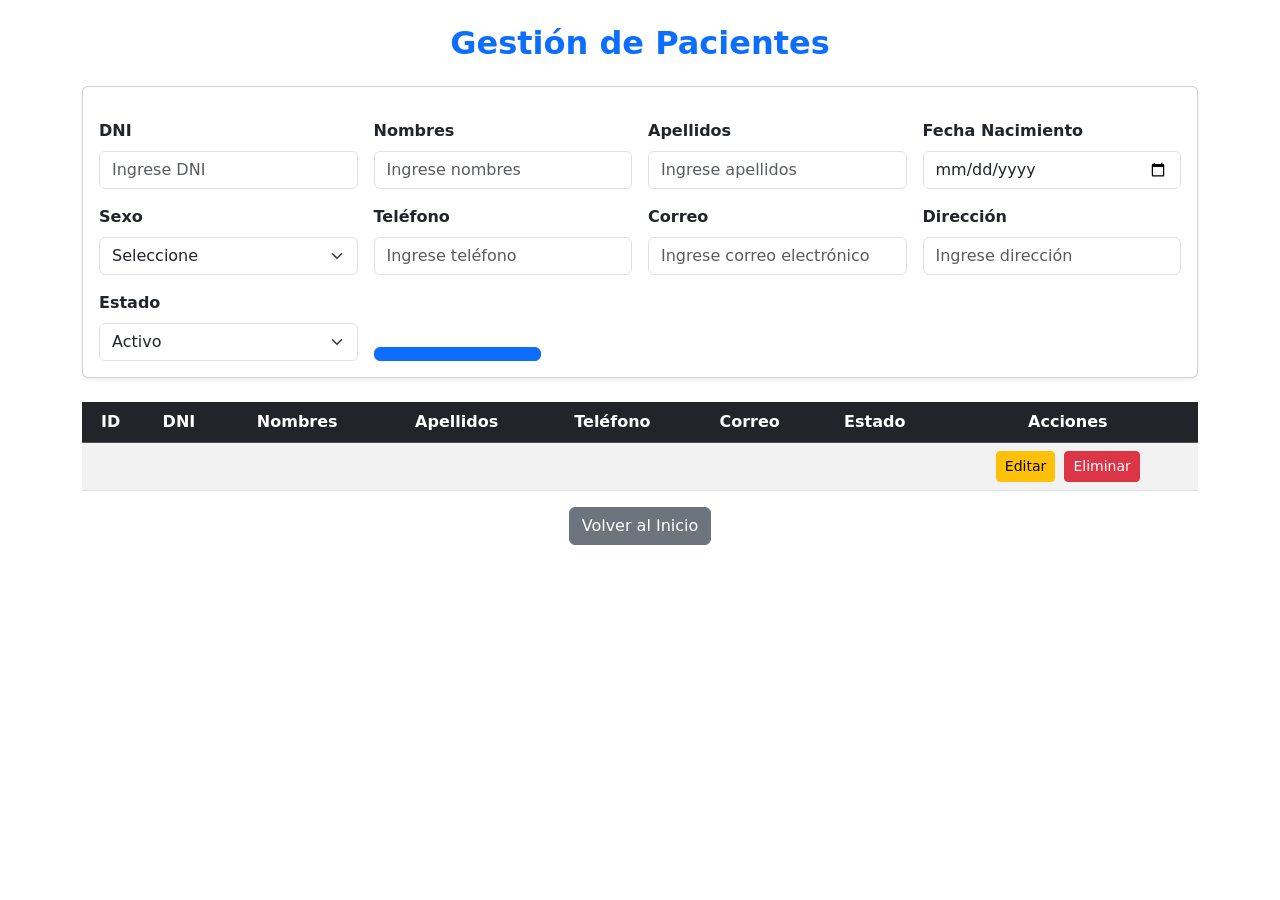
<file: src/main/resources/templates/pacientes.html>
<!DOCTYPE html>
<html xmlns:th="http://www.thymeleaf.org">
<head>
    <meta charset="UTF-8">
    <title>Pacientes - Hospital Melendez</title>
    <link rel="stylesheet" th:href="@{/css/style.css}">
    <link rel="stylesheet" href="https://cdn.jsdelivr.net/npm/bootstrap@5.3.3/dist/css/bootstrap.min.css">
</head>
<body>
<div th:replace="fragments/header :: header"></div>

<div class="container mt-4">
    <h2 class="mb-4 text-center text-primary fw-bold">Gestión de Pacientes</h2>

    <div class="card shadow-sm mb-4">
        <div class="card-body">


            <form th:action="@{/pacientes/guardar}" th:object="${paciente}" method="post" class="mt-3">
                <input type="hidden" th:field="*{idPaciente}">

                <div class="row g-3">
                    <div class="col-md-3">
                        <label class="form-label fw-semibold">DNI</label>
                        <input type="text" th:field="*{dni}" class="form-control" placeholder="Ingrese DNI" required>
                    </div>
                    <div class="col-md-3">
                        <label class="form-label fw-semibold">Nombres</label>
                        <input type="text" th:field="*{nombres}" class="form-control" placeholder="Ingrese nombres" required>
                    </div>
                    <div class="col-md-3">
                        <label class="form-label fw-semibold">Apellidos</label>
                        <input type="text" th:field="*{apellidos}" class="form-control" placeholder="Ingrese apellidos" required>
                    </div>
                    <div class="col-md-3">
                        <label class="form-label fw-semibold">Fecha Nacimiento</label>
                        <input type="date" th:field="*{fechaNacimiento}" class="form-control"
                               th:value="${#temporals.format(paciente.fechaNacimiento, 'yyyy-MM-dd')}" required>
                    </div>

                    <div class="col-md-3">
                        <label class="form-label fw-semibold">Sexo</label>
                        <select th:field="*{sexo}" class="form-select" required>
                            <option value="">Seleccione</option>
                            <option value="M">Masculino</option>
                            <option value="F">Femenino</option>
                        </select>
                    </div>

                    <div class="col-md-3">
                        <label class="form-label fw-semibold">Teléfono</label>
                        <input type="text" th:field="*{telefono}" class="form-control" placeholder="Ingrese teléfono">
                    </div>

                    <div class="col-md-3">
                        <label class="form-label fw-semibold">Correo</label>
                        <input type="email" th:field="*{correo}" class="form-control" placeholder="Ingrese correo electrónico">
                    </div>

                    <div class="col-md-3">
                        <label class="form-label fw-semibold">Dirección</label>
                        <input type="text" th:field="*{direccion}" class="form-control" placeholder="Ingrese dirección">
                    </div>

                    <div class="col-md-3">
                        <label class="form-label fw-semibold">Estado</label>
                        <select th:field="*{estado}" class="form-select">
                            <option value="activo">Activo</option>
                            <option value="inactivo">Inactivo</option>
                        </select>
                    </div>

                    <div class="col-md-2 d-flex align-items-end">
                        <button type="submit" class="btn btn-primary w-100">
                            <span th:text="${paciente.idPaciente != null} ? 'Actualizar' : 'Guardar'"></span>
                        </button>
                    </div>
                </div>
            </form>
        </div>
    </div>

    <table class="table table-striped align-middle">
        <thead class="table-dark text-center">
        <tr>
            <th>ID</th>
            <th>DNI</th>
            <th>Nombres</th>
            <th>Apellidos</th>
            <th>Teléfono</th>
            <th>Correo</th>
            <th>Estado</th>
            <th>Acciones</th>
        </tr>
        </thead>
        <tbody>
        <tr th:each="p : ${listaPacientes}">
            <td th:text="${p.idPaciente}"></td>
            <td th:text="${p.dni}"></td>
            <td th:text="${p.nombres}"></td>
            <td th:text="${p.apellidos}"></td>
            <td th:text="${p.telefono}"></td>
            <td th:text="${p.correo}"></td>
            <td th:text="${p.estado}"></td>
            <td class="text-center">
                <a th:href="@{'/pacientes/editar/' + ${p.idPaciente}}" class="btn btn-warning btn-sm me-1">Editar</a>
                <a th:href="@{'/pacientes/eliminar/' + ${p.idPaciente}}" class="btn btn-danger btn-sm"
                   onclick="return confirm('¿Seguro que deseas eliminar este paciente?')">Eliminar</a>
            </td>
        </tr>
        </tbody>
    </table>

    <div class="text-center mt-3">
        <a th:href="@{/}" class="btn btn-secondary">Volver al Inicio</a>
    </div>
</div>
</body>
</html>
</file>
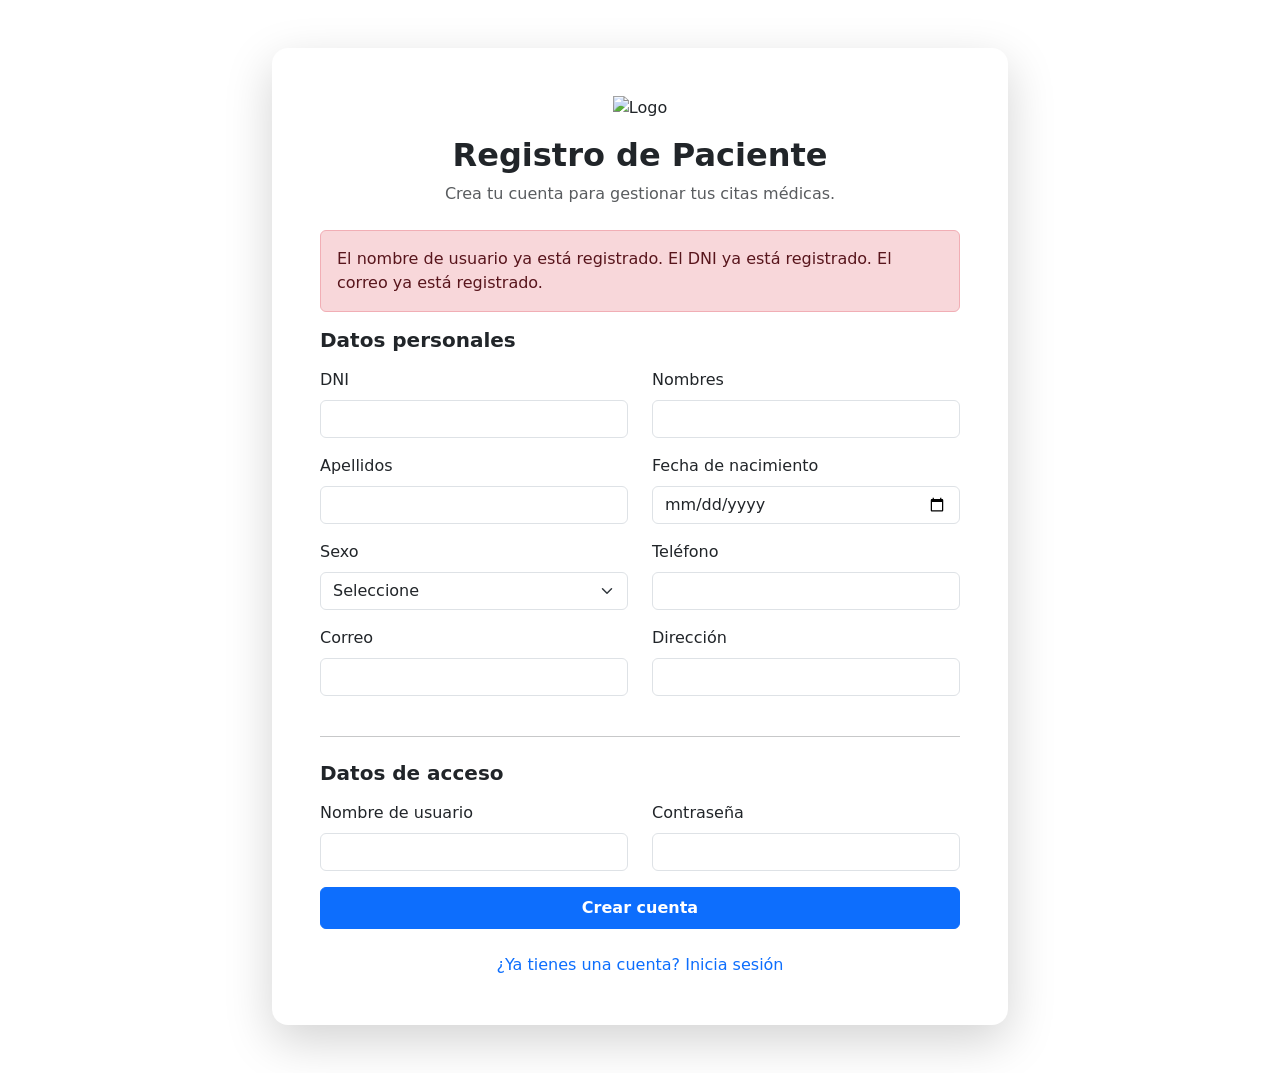
<file: src/main/resources/templates/registro.html>
<!DOCTYPE html>
<html xmlns:th="http://www.thymeleaf.org">

<head>
    <meta charset="UTF-8">
    <title>Registro - Hospital Melendez</title>

    <link rel="stylesheet" th:href="@{/css/style.css}">
    <link rel="stylesheet"
          href="https://cdn.jsdelivr.net/npm/bootstrap@5.3.3/dist/css/bootstrap.min.css">
</head>

<body>

<div th:replace="fragments/header :: header"></div>

<div class="container py-5">

    <div class="row justify-content-center">

        <div class="col-lg-8">

            <div class="card shadow-lg border-0 rounded-4">

                <div class="card-body p-5">

                    <div class="text-center mb-4">

                        <img th:src="@{/images/header-logo.png}"
                             alt="Logo"
                             height="70"
                             class="mb-3">

                        <h2 class="fw-bold">
                            Registro de Paciente
                        </h2>

                        <p class="text-muted">
                            Crea tu cuenta para gestionar tus citas médicas.
                        </p>

                    </div>

                    <div th:if="${param.error}"
                         class="alert alert-danger">

                        <span th:if="${param.error[0] == 'usuario'}">
                            El nombre de usuario ya está registrado.
                        </span>

                        <span th:if="${param.error[0] == 'dni'}">
                            El DNI ya está registrado.
                        </span>

                        <span th:if="${param.error[0] == 'correo'}">
                            El correo ya está registrado.
                        </span>

                    </div>

                    <form th:action="@{/registro}"
                          th:object="${paciente}"
                          method="post">

                        <h5 class="fw-bold mb-3">
                            Datos personales
                        </h5>

                        <div class="row">

                            <div class="col-md-6 mb-3">
                                <label class="form-label">
                                    DNI
                                </label>

                                <input type="text"
                                       th:field="*{dni}"
                                       class="form-control"
                                       required>
                            </div>

                            <div class="col-md-6 mb-3">
                                <label class="form-label">
                                    Nombres
                                </label>

                                <input type="text"
                                       th:field="*{nombres}"
                                       class="form-control"
                                       required>
                            </div>

                            <div class="col-md-6 mb-3">
                                <label class="form-label">
                                    Apellidos
                                </label>

                                <input type="text"
                                       th:field="*{apellidos}"
                                       class="form-control"
                                       required>
                            </div>

                            <div class="col-md-6 mb-3">
                                <label class="form-label">
                                    Fecha de nacimiento
                                </label>

                                <input type="date"
                                       th:field="*{fechaNacimiento}"
                                       class="form-control"
                                       required>
                            </div>

                            <div class="col-md-6 mb-3">
                                <label class="form-label">
                                    Sexo
                                </label>

                                <select th:field="*{sexo}"
                                        class="form-select"
                                        required>

                                    <option value="">
                                        Seleccione
                                    </option>

                                    <option value="M">
                                        Masculino
                                    </option>

                                    <option value="F">
                                        Femenino
                                    </option>

                                </select>
                            </div>

                            <div class="col-md-6 mb-3">
                                <label class="form-label">
                                    Teléfono
                                </label>

                                <input type="text"
                                       th:field="*{telefono}"
                                       class="form-control">
                            </div>

                            <div class="col-md-6 mb-3">
                                <label class="form-label">
                                    Correo
                                </label>

                                <input type="email"
                                       th:field="*{correo}"
                                       class="form-control"
                                       required>
                            </div>

                            <div class="col-md-6 mb-3">
                                <label class="form-label">
                                    Dirección
                                </label>

                                <input type="text"
                                       th:field="*{direccion}"
                                       class="form-control">
                            </div>

                        </div>

                        <hr class="my-4">

                        <h5 class="fw-bold mb-3">
                            Datos de acceso
                        </h5>

                        <div class="row">

                            <div class="col-md-6 mb-3">

                                <label class="form-label">
                                    Nombre de usuario
                                </label>

                                <input type="text"
                                       name="nombreUsuario"
                                       class="form-control"
                                       required>

                            </div>

                            <div class="col-md-6 mb-3">

                                <label class="form-label">
                                    Contraseña
                                </label>

                                <input type="password"
                                       name="contrasena"
                                       class="form-control"
                                       required>

                            </div>

                        </div>

                        <button type="submit"
                                class="btn btn-primary w-100 py-2 fw-bold">

                            Crear cuenta

                        </button>

                    </form>

                    <div class="text-center mt-4">

                        <a th:href="@{/login}"
                           class="text-decoration-none">

                            ¿Ya tienes una cuenta? Inicia sesión

                        </a>

                    </div>

                </div>

            </div>

        </div>

    </div>

</div>

</body>
</html>
</file>
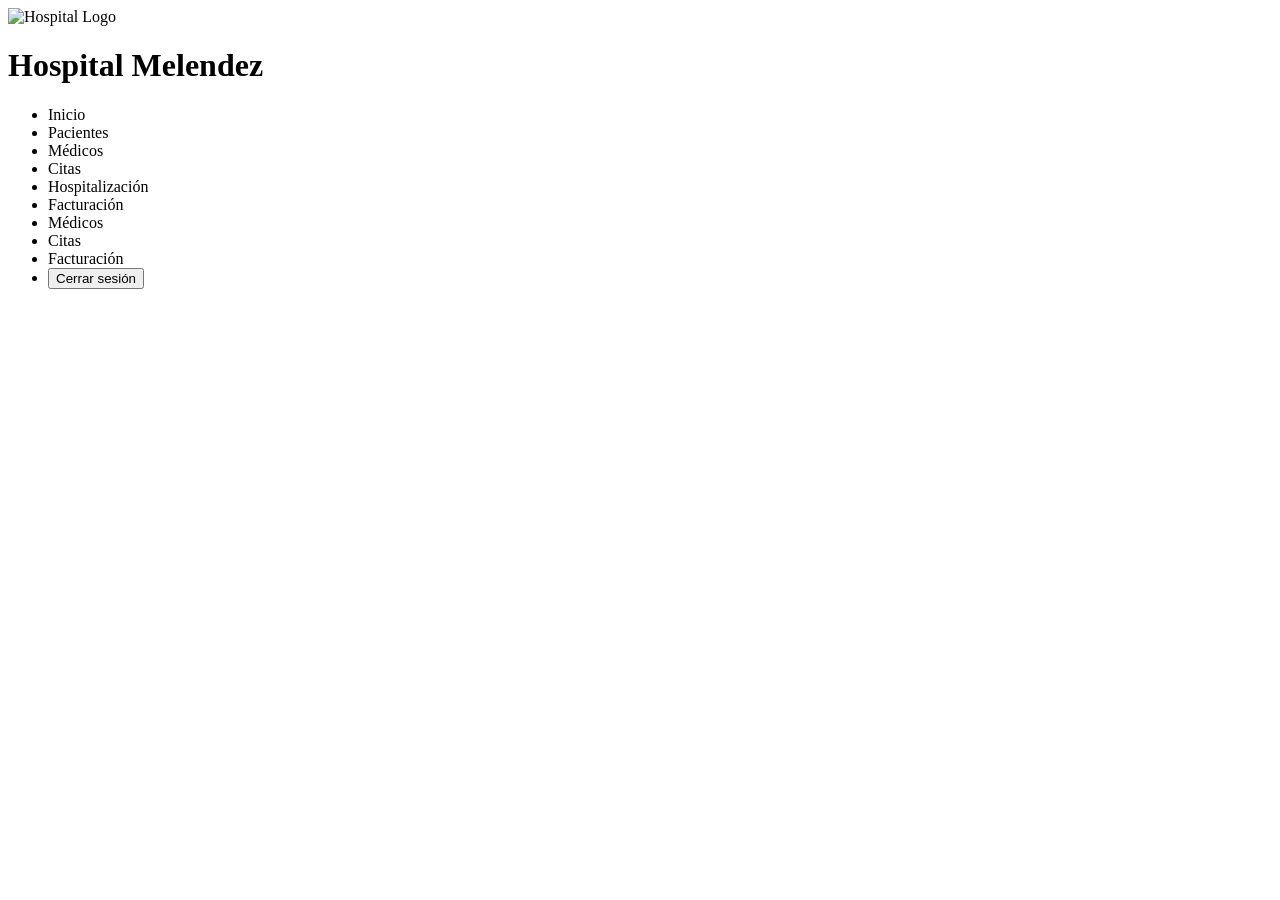
<file: src/main/resources/templates/fragments/header.html>
<!DOCTYPE html>
<html xmlns:th="http://www.thymeleaf.org"
      xmlns:sec="http://www.thymeleaf.org/extras/spring-security">

<th:block th:fragment="header">

    <header class="header shadow-sm">

        <div class="container d-flex justify-content-between align-items-center py-3">

            <div class="d-flex align-items-center">

                <img th:src="@{/images/header-logo.png}"
                     alt="Hospital Logo"
                     height="60"
                     class="me-3">

                <div>
                    <h1 class="fw-bold m-0 text-white">
                        Hospital Melendez
                    </h1>
                </div>

            </div>

            <nav>

                <ul class="nav">

                    <!-- Visible para todos -->
                    <li class="nav-item">
                        <a class="nav-link nav-gray fw-semibold"
                           th:href="@{/}">
                            Inicio
                        </a>
                    </li>


                    <!-- ========================= -->
                    <!--          ADMIN            -->
                    <!-- ========================= -->

                    <li class="nav-item"
                        sec:authorize="hasRole('ADMIN')">

                        <a class="nav-link nav-gray fw-semibold"
                           th:href="@{/pacientes}">
                            Pacientes
                        </a>

                    </li>

                    <li class="nav-item"
                        sec:authorize="hasRole('ADMIN')">

                        <a class="nav-link nav-gray fw-semibold"
                           th:href="@{/medicos}">
                            Médicos
                        </a>

                    </li>

                    <li class="nav-item"
                        sec:authorize="hasRole('ADMIN')">

                        <a class="nav-link nav-gray fw-semibold"
                           th:href="@{/citas}">
                            Citas
                        </a>

                    </li>

                    <li class="nav-item"
                        sec:authorize="hasRole('ADMIN')">

                        <a class="nav-link nav-gray fw-semibold"
                           th:href="@{/hospitalizacion}">
                            Hospitalización
                        </a>

                    </li>

                    <li class="nav-item"
                        sec:authorize="hasRole('ADMIN')">

                        <a class="nav-link nav-gray fw-semibold"
                           th:href="@{/facturacion}">
                            Facturación
                        </a>

                    </li>


                    <!-- ========================= -->
                    <!--         PACIENTE           -->
                    <!-- ========================= -->

                    <li class="nav-item"
                        sec:authorize="hasRole('PACIENTE')">

                        <a class="nav-link nav-gray fw-semibold"
                           th:href="@{/medicos}">
                            Médicos
                        </a>

                    </li>

                    <li class="nav-item"
                        sec:authorize="hasRole('PACIENTE')">

                        <a class="nav-link nav-gray fw-semibold"
                           th:href="@{/citas}">
                            Citas
                        </a>

                    </li>

                    <li class="nav-item"
                        sec:authorize="hasRole('PACIENTE')">

                        <a class="nav-link nav-gray fw-semibold"
                           th:href="@{/facturacion}">
                            Facturación
                        </a>

                    </li>


                    <!-- ========================= -->
                    <!--           LOGOUT           -->
                    <!-- ========================= -->

                    <li class="nav-item"
                        sec:authorize="isAuthenticated()">

                        <form th:action="@{/logout}"
                              method="post"
                              class="d-inline">

                            <button type="submit"
                                    class="nav-link nav-gray fw-semibold border-0 bg-transparent">

                                Cerrar sesión

                            </button>

                        </form>

                    </li>

                </ul>

            </nav>

        </div>

    </header>

</th:block>

</html>
</file>
